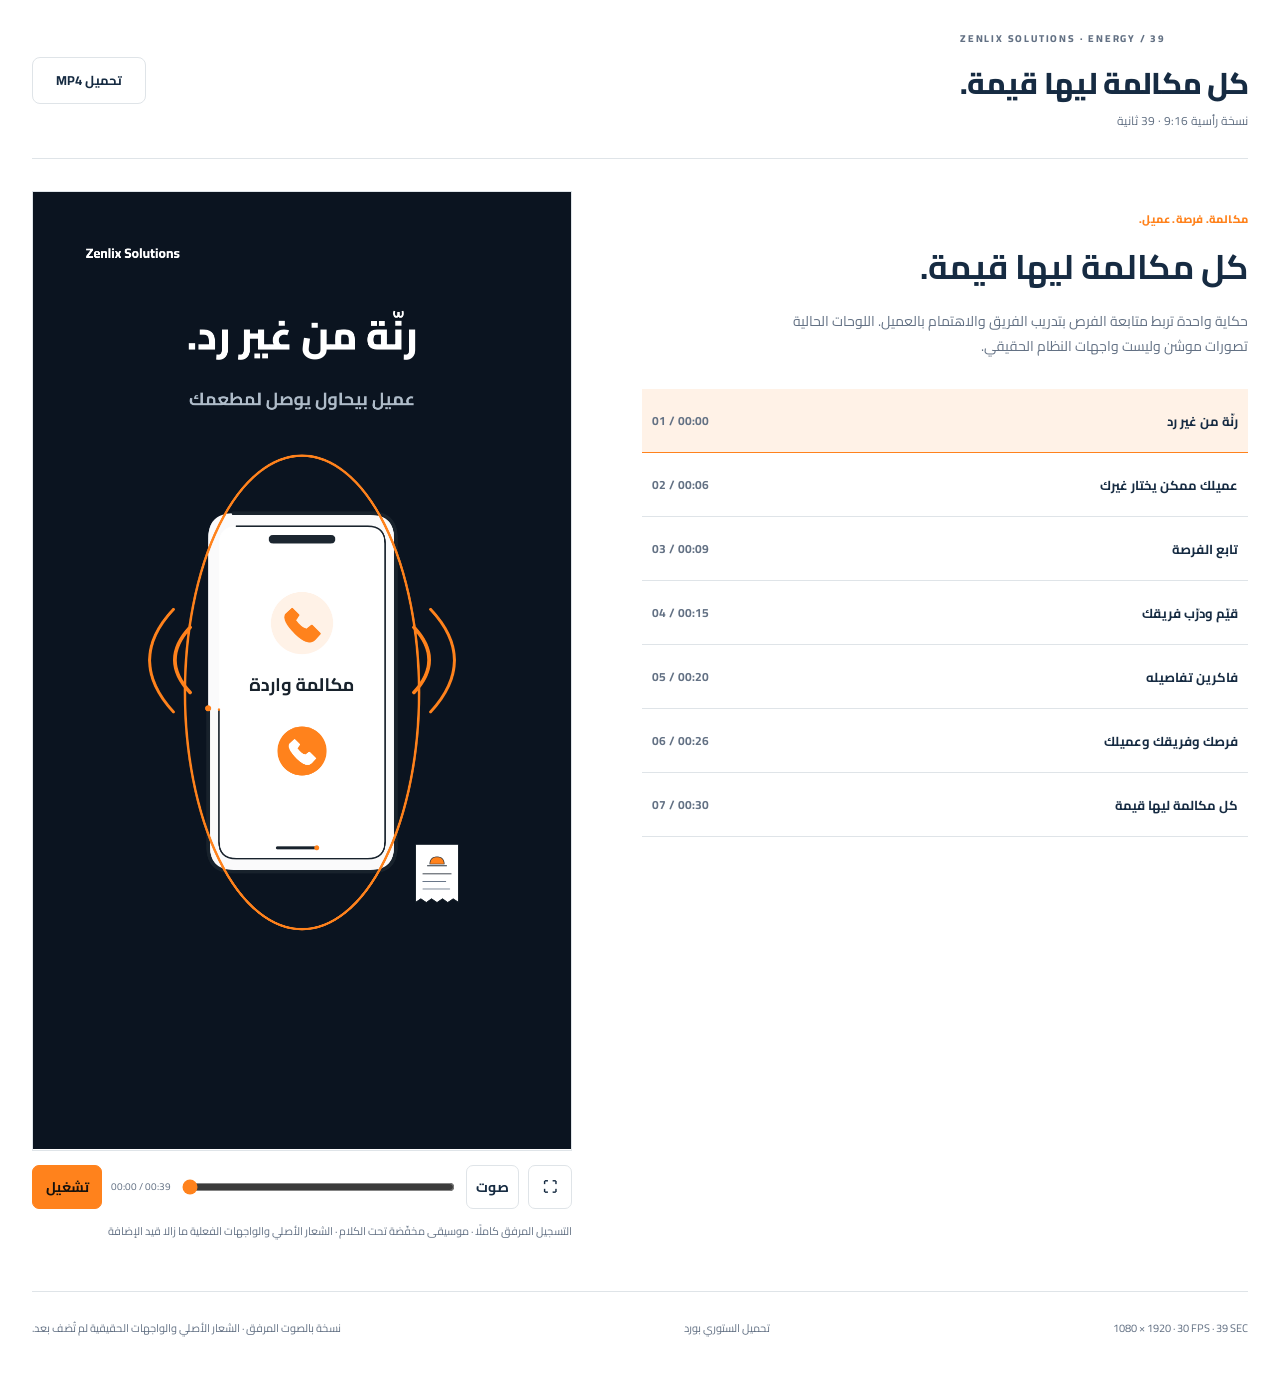
<file: Zenlix/energy39-voiced/index.html>
<!doctype html><html lang="ar" dir="rtl"><head><meta charset="utf-8"><meta name="viewport" content="width=device-width,initial-scale=1"><link rel="icon" href="data:,"><meta name="theme-color" content="#ffffff"><title>Zenlix — Energy 39</title><link rel="stylesheet" href="../styles.css"><link rel="stylesheet" href="../energy39/player.css"></head>
<body><main><header class="page-header"><div><p class="eyebrow" dir="ltr">ZENLIX SOLUTIONS · ENERGY / 39</p><h1>كل مكالمة ليها قيمة.</h1><p>نسخة رأسية 9:16 · 39 ثانية</p></div><a class="download" href="exports/zenlix-energy39-with-voice.mp4" download>تحميل MP4</a></header>
<div class="review"><section aria-label="معاينة إعلان زِنليكس"><div class="screen" id="screen"><canvas id="canvas" width="1080" height="1920" tabindex="0" role="img" aria-label="إعلان مرسوم عن المكالمات الفائتة وتطوير الفريق وسجل شكاوى العملاء"></canvas><p class="loading" id="loading" role="status">جارٍ رسم المشاهد…</p></div>
<div class="transport" dir="ltr"><button class="primary" id="play" disabled aria-label="تشغيل الإعلان">تشغيل</button><output id="time">00:00 / 00:39</output><input id="seek" type="range" min="0" max="39" step="0.01" value="0" aria-label="التنقل في الفيديو"><button id="sound" aria-pressed="false" aria-label="كتم الصوت">صوت</button><button id="fullscreen" aria-label="ملء الشاشة">⛶</button></div><p id="status" class="status" role="status">التسجيل المرفق كاملًا · موسيقى مخفّضة تحت الكلام · الشعار الأصلي والواجهات الفعلية ما زالا قيد الإضافة</p></section>
<aside><p class="eyebrow">مكالمة. فرصة. عميل.</p><h2>كل مكالمة ليها قيمة.</h2><p class="intro">حكاية واحدة تربط متابعة الفرص بتدريب الفريق والاهتمام بالعميل. اللوحات الحالية تصورات موشن وليست واجهات النظام الحقيقي.</p><nav id="chapters" class="chapters" aria-label="مشاهد الإعلان"></nav><details hidden><summary>النص المرجعي السابق</summary><p class="draft-note">النص المرجعي قبل التسجيل؛ النسخة المعدّلة تستخدم الملف الصوتي المرفق.</p><div id="script" class="script"></div><a href="../energy39/exports/narration-proposed-ar.txt" download>تحميل مسودة النص</a></details></aside></div>
<footer><span dir="ltr">1080 × 1920 · 30 FPS · 39 SEC</span><a href="exports/storyboard.png" download>تحميل الستوري بورد</a><span>نسخة بالصوت المرفق · الشعار الأصلي والواجهات الحقيقية لم تُضف بعد.</span></footer></main><audio id="audio" src="assets/final-mix.m4a" preload="auto"></audio><script src="../energy39/film.js"></script><script src="player.js"></script></body></html>
</file>
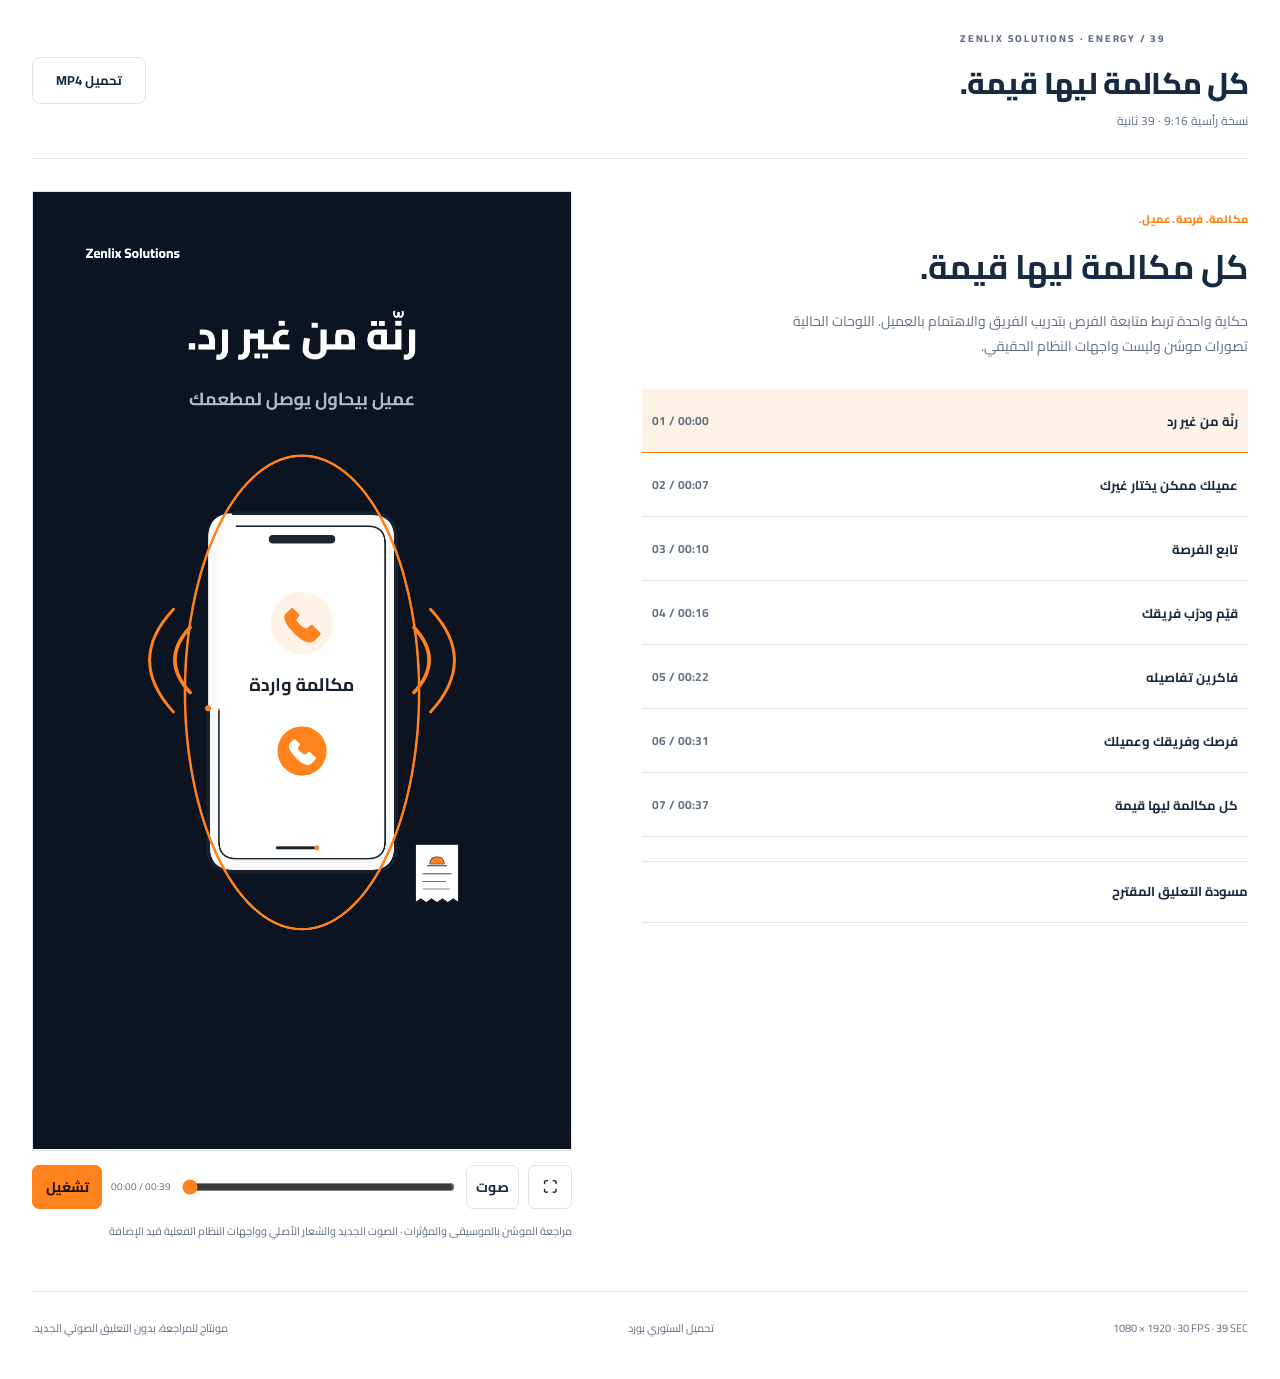
<file: Zenlix/energy39/index.html>
<!doctype html><html lang="ar" dir="rtl"><head><meta charset="utf-8"><meta name="viewport" content="width=device-width,initial-scale=1"><link rel="icon" href="data:,"><meta name="theme-color" content="#ffffff"><title>Zenlix — Energy 39</title><link rel="stylesheet" href="../styles.css"><link rel="stylesheet" href="player.css"></head>
<body><main><header class="page-header"><div><p class="eyebrow" dir="ltr">ZENLIX SOLUTIONS · ENERGY / 39</p><h1>كل مكالمة ليها قيمة.</h1><p>نسخة رأسية 9:16 · 39 ثانية</p></div><a class="download" href="exports/zenlix-energy39-preview.mp4" download>تحميل MP4</a></header>
<div class="review"><section aria-label="معاينة إعلان زِنليكس"><div class="screen" id="screen"><canvas id="canvas" width="1080" height="1920" tabindex="0" role="img" aria-label="إعلان مرسوم عن المكالمات الفائتة وتطوير الفريق وسجل شكاوى العملاء"></canvas><p class="loading" id="loading" role="status">جارٍ رسم المشاهد…</p></div>
<div class="transport" dir="ltr"><button class="primary" id="play" disabled aria-label="تشغيل الإعلان">تشغيل</button><output id="time">00:00 / 00:39</output><input id="seek" type="range" min="0" max="39" step="0.01" value="0" aria-label="التنقل في الفيديو"><button id="sound" aria-pressed="false" aria-label="كتم الموسيقى">صوت</button><button id="fullscreen" aria-label="ملء الشاشة">⛶</button></div><p id="status" class="status" role="status">مراجعة الموشن بالموسيقى والمؤثرات · الصوت الجديد والشعار الأصلي وواجهات النظام الفعلية قيد الإضافة</p></section>
<aside><p class="eyebrow">مكالمة. فرصة. عميل.</p><h2>كل مكالمة ليها قيمة.</h2><p class="intro">حكاية واحدة تربط متابعة الفرص بتدريب الفريق والاهتمام بالعميل. اللوحات الحالية تصورات موشن وليست واجهات النظام الحقيقي.</p><nav id="chapters" class="chapters" aria-label="مشاهد الإعلان"></nav><details><summary>مسودة التعليق المقترح</summary><p class="draft-note">نص مقترح للمشاهد الجديدة؛ لم يُسجَّل بعد.</p><div id="script" class="script"></div><a href="exports/narration-proposed-ar.txt" download>تحميل مسودة النص</a></details></aside></div>
<footer><span dir="ltr">1080 × 1920 · 30 FPS · 39 SEC</span><a href="exports/storyboard.png" download>تحميل الستوري بورد</a><span>مونتاج للمراجعة، بدون التعليق الصوتي الجديد.</span></footer></main><audio id="audio" src="assets/score.m4a" preload="auto"></audio><script src="film.js"></script><script src="player.js"></script></body></html>
</file>
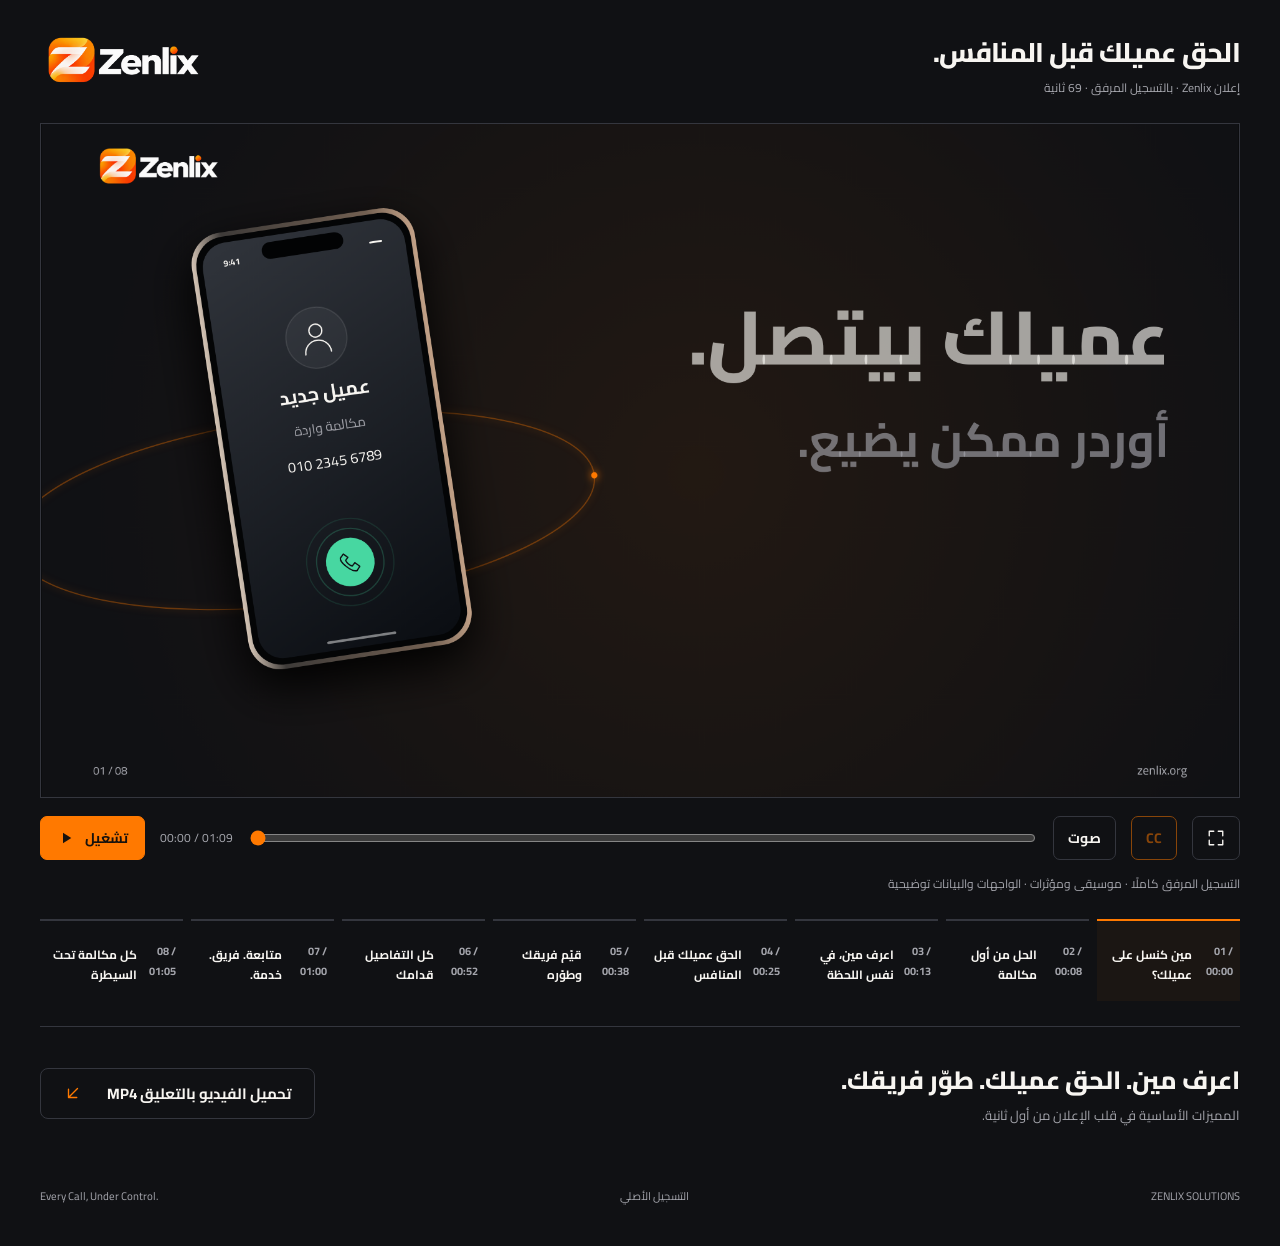
<file: Zenlix/final/index.html>
<!doctype html>
<html lang="ar" dir="rtl">
<head>
  <meta charset="utf-8"><meta name="viewport" content="width=device-width,initial-scale=1">
  <title>Zenlix — الحق عميلك قبل المنافس</title>
  <meta name="theme-color" content="#101114"><link rel="icon" href="../assets/zenlix-logo.png">
  <link rel="stylesheet" href="../styles.css"><link rel="stylesheet" href="../v2/player.css">
</head>
<body><main>
  <header class="page-header"><a class="brand" href="#film" aria-label="Zenlix"><img src="../assets/zenlix-logo.png" width="217" height="73" alt="Zenlix"></a><div><h1>الحق عميلك قبل المنافس.</h1><p>إعلان Zenlix · بالتسجيل المرفق · 69 ثانية</p></div></header>
  <section id="film" aria-label="إعلان Zenlix الجديد"><div id="screen" class="screen"><canvas id="canvas" width="1920" height="1080" tabindex="0" role="img" aria-label="إعلان عن متابعة المكالمات الملغاة واسترجاع العملاء وتقييم الفريق. التشغيل والتنقل متاحان أسفل الشاشة."></canvas><p id="loading" class="loading" role="status">جارٍ تجهيز المشاهد…</p></div>
    <div class="transport" dir="ltr"><button id="play" class="primary" aria-label="تشغيل الإعلان"><span aria-hidden="true">▶</span><span>تشغيل</span></button><output id="time" for="seek">00:00 / 01:09</output><input id="seek" type="range" min="0" max="69.12" step="0.01" value="0" aria-label="موضع تشغيل الإعلان بالثواني"><button id="sound" aria-pressed="false" aria-label="كتم الصوت">صوت</button><button id="captions" hidden disabled aria-pressed="true" aria-label="إخفاء نص التعليق">CC</button><button id="fullscreen" aria-label="ملء الشاشة"><svg viewBox="0 0 24 24" aria-hidden="true"><path d="M9 3H3v6m12-6h6v6M3 15v6h6m6 0h6v-6"/></svg></button></div>
    <p id="status" class="status" role="status">التسجيل المرفق كاملًا · الواجهات والبيانات توضيحية</p>
  </section>
  <nav class="chapters" id="chapters" aria-label="مشاهد الإعلان"></nav>
  <section class="delivery"><div><h2>اعرف مين. الحق عميلك. طوّر فريقك.</h2><p>المميزات الأساسية في قلب الإعلان من أول ثانية.</p></div><a id="download" class="download" href="exports/zenlix-final.mp4" download>تحميل الفيديو بالصوت MP4<svg viewBox="0 0 24 24" aria-hidden="true"><path d="M18 6 6 18M6 7v11h11"/></svg></a></section>
  <details hidden><summary>النص المرجعي</summary><div id="script" class="script"></div></details>
  <footer><span>ZENLIX SOLUTIONS</span><div><a href="assets/narration-upload.mp3" download>التسجيل الأصلي</a></div><span dir="ltr">Every Call, Under Control.</span></footer>
</main><audio id="audio" preload="auto"></audio><script src="film.js"></script><script src="player.js"></script></body></html>
</file>
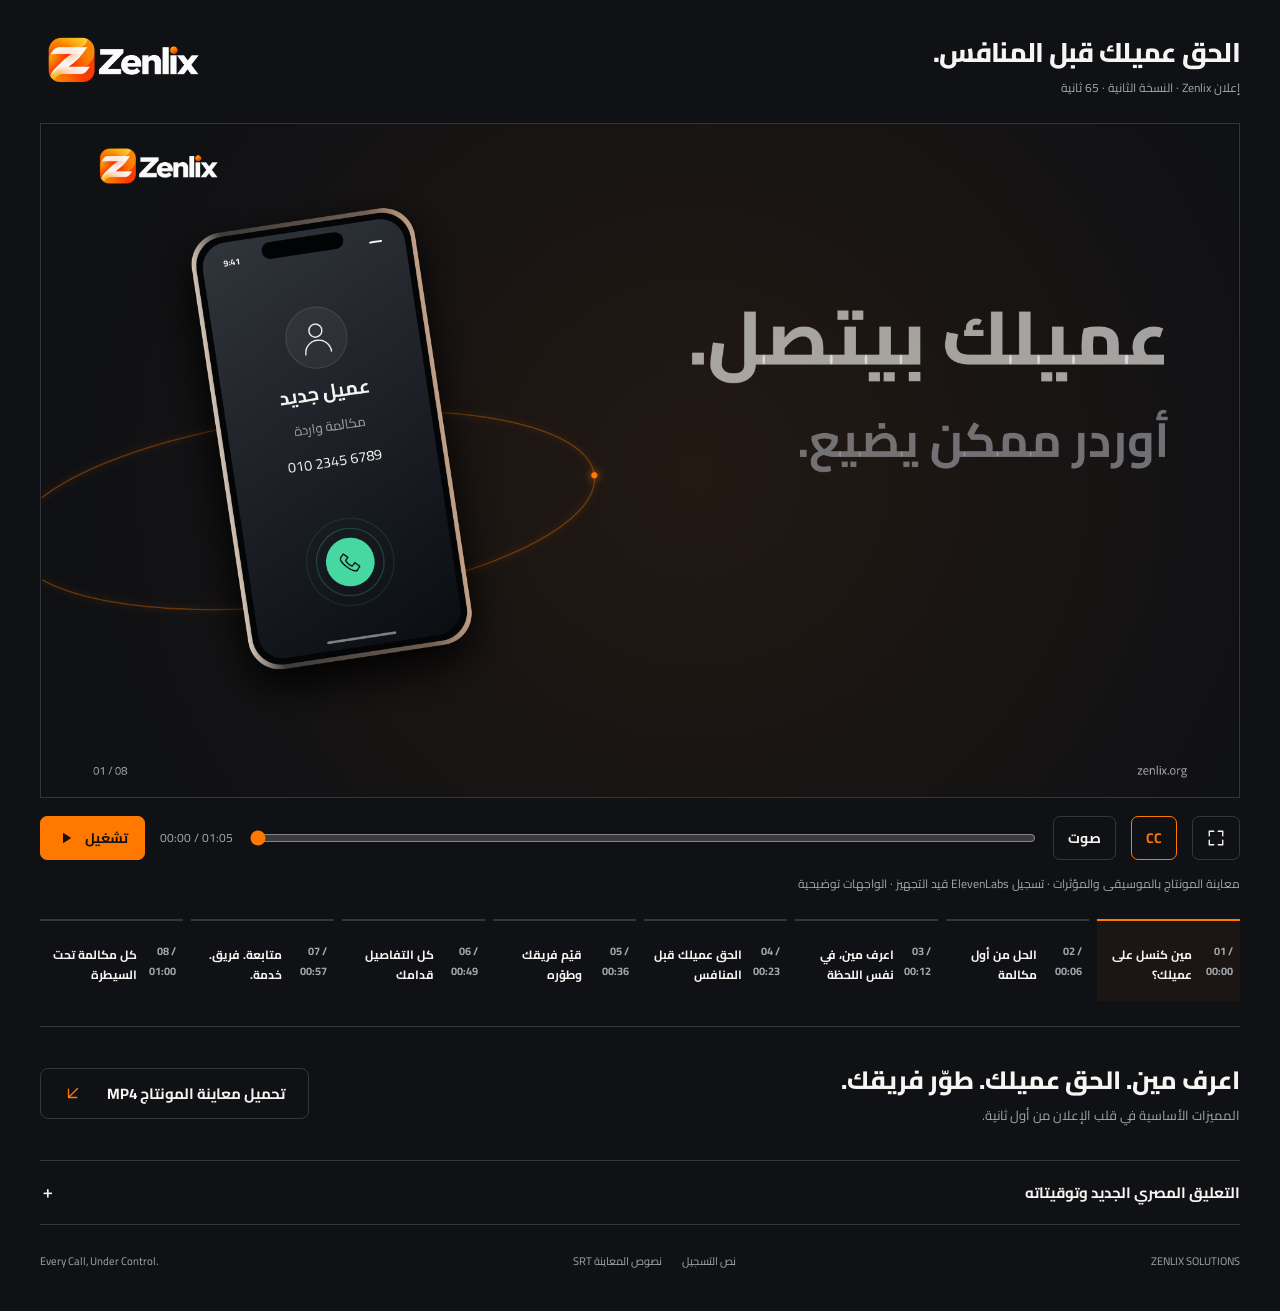
<file: Zenlix/v2/index.html>
<!doctype html>
<html lang="ar" dir="rtl">
<head>
  <meta charset="utf-8"><meta name="viewport" content="width=device-width,initial-scale=1">
  <title>Zenlix — الحق عميلك قبل المنافس</title>
  <meta name="theme-color" content="#101114"><link rel="icon" href="../assets/zenlix-logo.png">
  <link rel="stylesheet" href="../styles.css"><link rel="stylesheet" href="player.css">
</head>
<body><main>
  <header class="page-header"><a class="brand" href="#film" aria-label="Zenlix"><img src="../assets/zenlix-logo.png" width="217" height="73" alt="Zenlix"></a><div><h1>الحق عميلك قبل المنافس.</h1><p>إعلان Zenlix · النسخة الثانية · 65 ثانية</p></div></header>
  <section id="film" aria-label="إعلان Zenlix الجديد"><div id="screen" class="screen"><canvas id="canvas" width="1920" height="1080" tabindex="0" role="img" aria-label="إعلان عن متابعة المكالمات الملغاة واسترجاع العملاء وتقييم الفريق. التشغيل والتنقل متاحان أسفل الشاشة."></canvas><p id="loading" class="loading" role="status">جارٍ تجهيز المشاهد…</p></div>
    <div class="transport" dir="ltr"><button id="play" class="primary" aria-label="تشغيل الإعلان"><span aria-hidden="true">▶</span><span>تشغيل</span></button><output id="time" for="seek">00:00 / 01:05</output><input id="seek" type="range" min="0" max="65" step="0.01" value="0" aria-label="موضع تشغيل الإعلان بالثواني"><button id="sound" aria-pressed="false" aria-label="كتم الصوت">صوت</button><button id="captions" aria-pressed="true" aria-label="إخفاء نص التعليق">CC</button><button id="fullscreen" aria-label="ملء الشاشة"><svg viewBox="0 0 24 24" aria-hidden="true"><path d="M9 3H3v6m12-6h6v6M3 15v6h6m6 0h6v-6"/></svg></button></div>
    <p id="status" class="status" role="status">معاينة المونتاج بالموسيقى والمؤثرات · تسجيل ElevenLabs قيد التجهيز · الواجهات توضيحية</p>
  </section>
  <nav class="chapters" id="chapters" aria-label="مشاهد الإعلان"></nav>
  <section class="delivery"><div><h2>اعرف مين. الحق عميلك. طوّر فريقك.</h2><p>المميزات الأساسية في قلب الإعلان من أول ثانية.</p></div><a id="download" class="download" href="exports/zenlix-v2-visual-preview.mp4" download>تحميل معاينة المونتاج MP4<svg viewBox="0 0 24 24" aria-hidden="true"><path d="M18 6 6 18M6 7v11h11"/></svg></a></section>
  <details><summary>التعليق المصري الجديد وتوقيتاته <span aria-hidden="true">＋</span></summary><div id="script" class="script"></div></details>
  <footer><span>ZENLIX SOLUTIONS</span><div><a href="exports/narration-ar-v2.txt" download>نص التسجيل</a><a href="exports/zenlix-v2-ar-draft.srt" download>نصوص المعاينة SRT</a></div><span dir="ltr">Every Call, Under Control.</span></footer>
</main><audio id="audio" preload="auto"></audio><script src="film.js"></script><script src="player.js"></script></body></html>
</file>
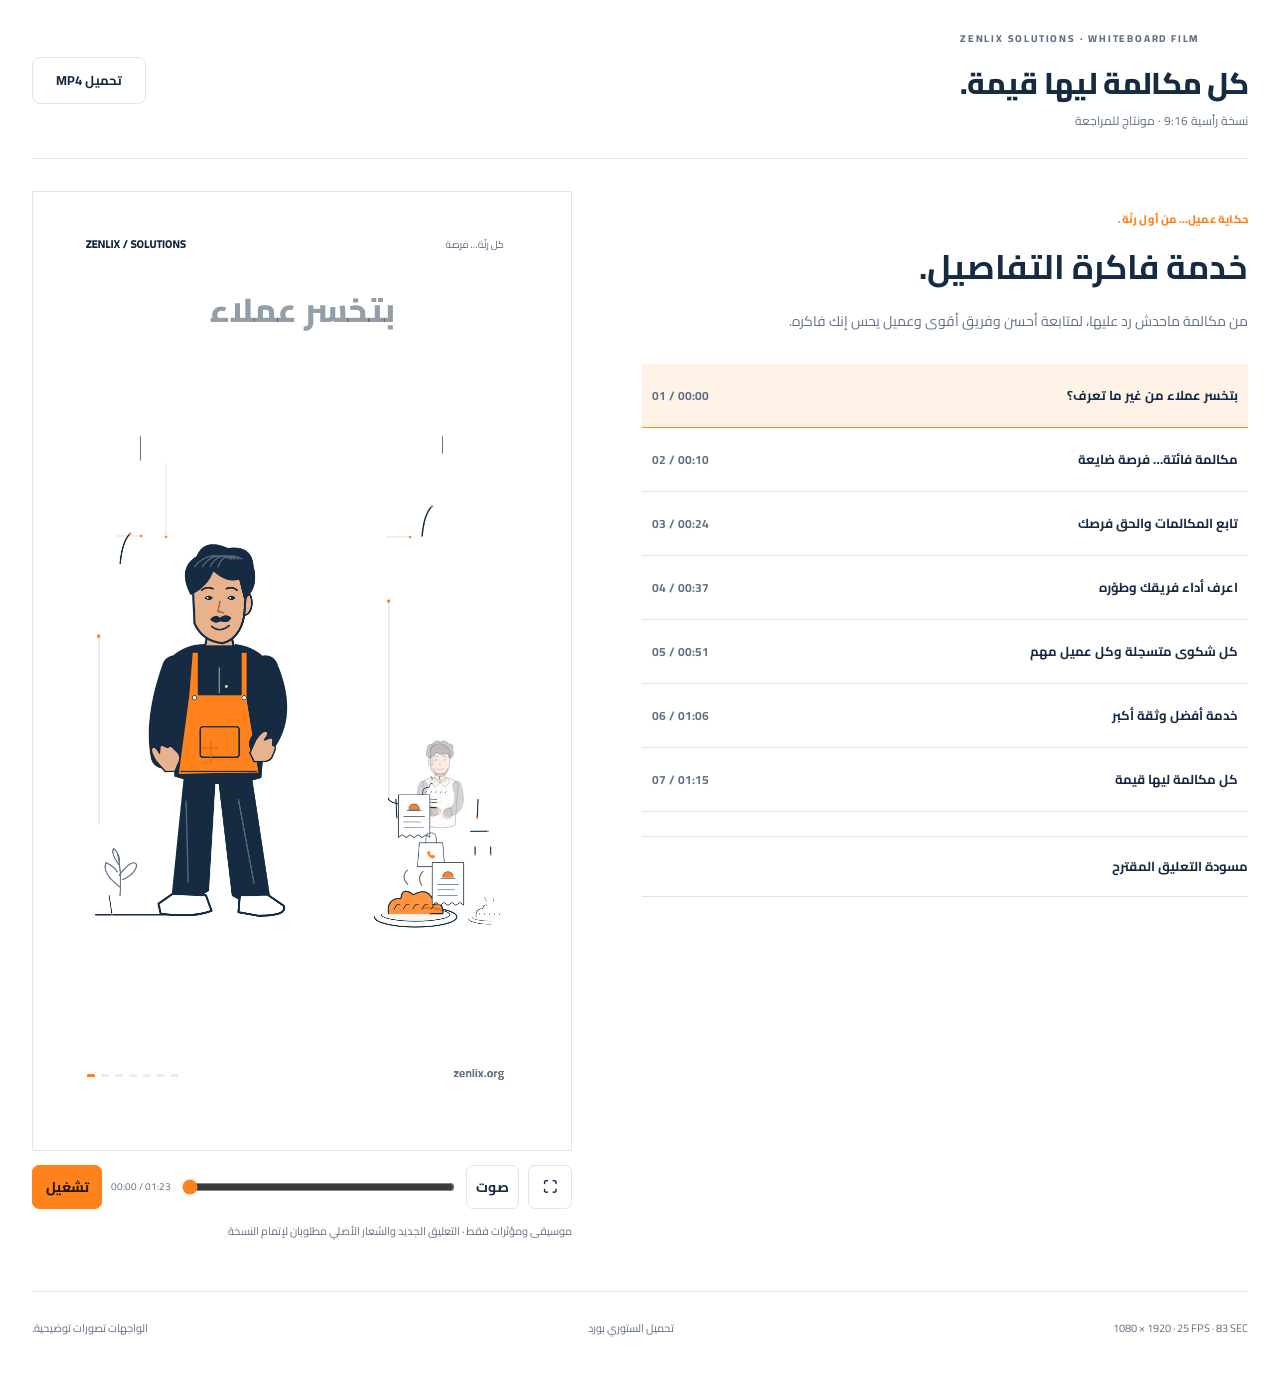
<file: Zenlix/whiteboard/index.html>
<!doctype html><html lang="ar" dir="rtl"><head><meta charset="utf-8"><meta name="viewport" content="width=device-width,initial-scale=1"><link rel="icon" href="data:,"><meta name="theme-color" content="#ffffff"><title>Zenlix — كل مكالمة ليها قيمة</title><link rel="stylesheet" href="../styles.css"><link rel="stylesheet" href="player.css"></head>
<body><main><header class="page-header"><div><p class="eyebrow" dir="ltr">ZENLIX SOLUTIONS · WHITEBOARD FILM</p><h1>كل مكالمة ليها قيمة.</h1><p>نسخة رأسية 9:16 · مونتاج للمراجعة</p></div><a class="download" href="exports/zenlix-whiteboard-preview.mp4" download>تحميل MP4</a></header>
<div class="review"><section aria-label="معاينة إعلان زِنليكس"><div class="screen" id="screen"><canvas id="canvas" width="1080" height="1920" tabindex="0" role="img" aria-label="إعلان مرسوم عن المكالمات الفائتة وتطوير الفريق وسجل شكاوى العملاء"></canvas><p class="loading" id="loading" role="status">جارٍ رسم المشاهد…</p></div>
<div class="transport" dir="ltr"><button class="primary" id="play" disabled aria-label="تشغيل الإعلان">تشغيل</button><output id="time">00:00 / 01:23</output><input id="seek" type="range" min="0" max="83" step="0.01" value="0" aria-label="التنقل في الفيديو"><button id="sound" aria-pressed="false" aria-label="كتم الموسيقى">صوت</button><button id="fullscreen" aria-label="ملء الشاشة">⛶</button></div><p id="status" class="status" role="status">موسيقى ومؤثرات فقط · التعليق الجديد والشعار الأصلي مطلوبان لإتمام النسخة</p></section>
<aside><p class="eyebrow">حكاية عميل… من أول رنّة.</p><h2>خدمة فاكرة التفاصيل.</h2><p class="intro">من مكالمة ماحدش رد عليها، لمتابعة أحسن وفريق أقوى وعميل يحس إنك فاكره.</p><nav id="chapters" class="chapters" aria-label="مشاهد الإعلان"></nav><details><summary>مسودة التعليق المقترح</summary><p class="draft-note">نص مقترح للمشاهد الجديدة؛ لم يُسجَّل بعد.</p><div id="script" class="script"></div><a href="exports/narration-proposed-ar.txt" download>تحميل مسودة النص</a></details></aside></div>
<footer><span dir="ltr">1080 × 1920 · 25 FPS · 83 SEC</span><a href="exports/storyboard.png" download>تحميل الستوري بورد</a><span>الواجهات تصورات توضيحية.</span></footer></main><audio id="audio" src="assets/score.m4a" preload="auto"></audio><script src="film.js"></script><script src="player.js"></script></body></html>
</file>
<file: Zenlix/styles.css>
@font-face{font-family:Cairo;src:url('assets/cairo-arabic-400-normal.woff2') format('woff2');font-weight:400;font-display:block;unicode-range:U+0600-06FF,U+0750-077F,U+08A0-08FF,U+FB50-FDFF,U+FE70-FEFF}
@font-face{font-family:Cairo;src:url('assets/cairo-arabic-700-normal.woff2') format('woff2');font-weight:700;font-display:block;unicode-range:U+0600-06FF,U+0750-077F,U+08A0-08FF,U+FB50-FDFF,U+FE70-FEFF}
@font-face{font-family:Cairo;src:url('assets/cairo-arabic-800-normal.woff2') format('woff2');font-weight:800;font-display:block;unicode-range:U+0600-06FF,U+0750-077F,U+08A0-08FF,U+FB50-FDFF,U+FE70-FEFF}
@font-face{font-family:Cairo;src:url('assets/cairo-latin-400-normal.woff2') format('woff2');font-weight:400;font-display:block}
@font-face{font-family:Cairo;src:url('assets/cairo-latin-700-normal.woff2') format('woff2');font-weight:700;font-display:block}
@font-face{font-family:Cairo;src:url('assets/cairo-latin-800-normal.woff2') format('woff2');font-weight:800;font-display:block}
:root{--background:#101114;--surface:#1c1e23;--ink:#f7f5f1;--muted:#a5a6ad;--line:#34363e;--orange:#ff7900;--red:#ff5265;--green:#47d7a1;--scroll-thumb:#64656c;--scroll-track:#1c1e23;color-scheme:dark;scrollbar-color:var(--scroll-thumb) var(--scroll-track);scrollbar-width:thin}
*{box-sizing:border-box}body{margin:0;background:var(--background);color:var(--ink);font:400 15px/1.8 Cairo,sans-serif}main{width:min(1440px,calc(100% - 80px));margin:auto}button,a,input,summary{-webkit-tap-highlight-color:transparent}button,a,summary{touch-action:manipulation}button,summary{cursor:pointer}a{color:inherit;text-decoration:none}button{font:700 14px Cairo,sans-serif;color:var(--ink);border:1px solid var(--line);background:transparent;border-radius:7px;min-width:44px;min-height:44px;padding:6px 14px;transition:background .15s,border-color .15s}button:hover,a.download:hover{background:#34363e;border-color:#777}button:active{transform:translateY(1px)}button:disabled{opacity:.5;cursor:wait}button:focus-visible,a:focus-visible,summary:focus-visible,canvas:focus-visible,input:focus-visible{outline:3px solid var(--orange);outline-offset:4px}button[aria-pressed=true]{border-color:var(--orange);color:var(--orange)}.page-header{display:flex;align-items:center;justify-content:space-between;padding:28px 0 25px;gap:24px}.brand{direction:ltr;order:2}.brand img{width:165px;height:55px;object-fit:contain}.page-header h1{font-size:24px;letter-spacing:-.7px;margin:0;font-weight:800}.page-header p{color:var(--muted);font-size:12px;margin:0}.screen{position:relative;background:#0b0c0e;aspect-ratio:16/9;border:1px solid #34363e;overflow:hidden}canvas{display:block;width:100%;height:100%;object-fit:contain}.loading{position:absolute;inset:0;display:grid;place-items:center;margin:0;background:var(--background);color:var(--muted)}.loading[hidden]{display:none}.transport{display:flex;align-items:center;gap:15px;padding:18px 0 8px}.transport .primary{background:var(--orange);color:#17120d;border-color:var(--orange);min-width:105px}.transport .primary:hover{background:#ffa450}.transport output{font-size:12px;color:var(--muted);white-space:nowrap;font-variant-numeric:tabular-nums}.transport input{flex:1;min-width:50px;accent-color:var(--orange);height:28px;cursor:pointer}.status{font-size:12px;color:var(--muted);margin:5px 0 22px}.chapters{display:grid;grid-template-columns:repeat(8,1fr);gap:8px;border-bottom:1px solid var(--line);padding-bottom:25px}.chapter{padding:11px 7px;text-align:right;border-radius:0;border:0;border-top:2px solid var(--line);min-height:82px;position:relative}.chapter[aria-current=true]{border-top-color:var(--orange);background:#ff79000c}.chapter span{font-size:11px;color:var(--muted);display:block;direction:ltr;text-align:right}.chapter strong{font-weight:700;font-size:12px;display:block;margin-top:8px}.delivery{display:flex;align-items:center;justify-content:space-between;gap:25px;padding:30px 0}.delivery h2{font-size:25px;margin:0;font-weight:800}.delivery p{margin:2px 0;color:var(--muted);font-size:13px}.download{border:1px solid var(--line);padding:11px 23px;font-weight:700;border-radius:8px;white-space:nowrap}.download span{margin-right:20px;color:var(--orange)}details{border-block:1px solid var(--line)}summary{list-style:none;padding:18px 0;display:flex;justify-content:space-between;font-weight:700}summary::-webkit-details-marker{display:none}.script{display:grid;grid-template-columns:1fr 1fr;gap:20px 45px;padding:10px 0 25px}.script section{border-right:2px solid var(--line);padding-right:17px}.script h3{font-size:13px;margin:0;color:var(--orange)}.script p{font-size:13px;color:var(--muted);margin:5px 0}footer{display:flex;align-items:center;justify-content:space-between;gap:16px;padding:27px 0 40px;font-size:11px;color:var(--muted)}footer div{display:flex;gap:20px}footer a:hover{color:var(--orange)}.screen:fullscreen{display:flex;align-items:center;justify-content:center;aspect-ratio:auto;border:0;background:#000}.screen:fullscreen canvas{max-width:100%;max-height:100%;width:100%;height:100%;object-fit:contain}::-webkit-scrollbar{width:9px;height:9px}::-webkit-scrollbar-track{background:var(--scroll-track)}::-webkit-scrollbar-thumb{background:var(--scroll-thumb);border:2px solid var(--scroll-track);border-radius:8px}::-webkit-scrollbar-thumb:hover{background:#909199}
@media(max-width:800px){main{width:calc(100% - 32px)}.page-header{padding:20px 0;gap:12px}.page-header h1{font-size:18px}.brand img{width:110px;height:40px}.page-header p{font-size:10px}.transport{gap:7px;flex-wrap:wrap}.transport .primary{min-width:84px}.transport output{font-size:10px}.transport input{order:5;flex-basis:100%;width:100%}.chapters{grid-template-columns:repeat(4,1fr)}.chapter{min-height:74px}.status{font-size:10px}.delivery{align-items:flex-start;flex-direction:column;padding:25px 0}.delivery h2{font-size:22px}.script{grid-template-columns:1fr}footer{flex-wrap:wrap;gap:15px}footer>span:last-child{width:100%}}
@media(prefers-reduced-motion:reduce){*{scroll-behavior:auto!important;transition:none!important}}
@media(forced-colors:active){:root{scrollbar-color:auto}button,a.download{border:1px solid ButtonText}}

button,.download{display:inline-flex;align-items:center;justify-content:center;gap:7px}button svg,.download svg{width:18px;height:18px;fill:none;stroke:currentColor;stroke-width:1.8;stroke-linecap:round;stroke-linejoin:round;flex-shrink:0}.download svg{color:var(--orange);margin-right:18px}
</file>
<file: Zenlix/energy39/player.css>
:root{--background:#fff;--surface:#f5f6f7;--ink:#162b42;--muted:#637184;--line:#dfe4e8;--orange:#ff821c;color-scheme:light;--scroll-track:#f4f6f7;--scroll-thumb:#a7b2bd}body{background:#fff}main{width:min(1280px,calc(100% - 64px))}.page-header{padding:30px 0 26px;border-bottom:1px solid var(--line);margin-bottom:32px}.page-header h1{font-size:30px}.page-header .eyebrow{font-size:10px;letter-spacing:1.8px;color:var(--muted);margin-bottom:8px}.download{font-size:13px}.review{display:grid;grid-template-columns:minmax(300px,540px) minmax(280px,1fr);gap:70px;direction:ltr;align-items:start}.review>section,.review>aside{direction:rtl}.screen{aspect-ratio:9/16;background:white;border-color:#dfe4e8}.screen canvas{width:100%;height:100%}.review>aside{position:sticky;top:30px;padding-top:8px}.eyebrow{font-size:11px;color:var(--orange);font-weight:800;letter-spacing:.2px}h2{font-size:34px;line-height:1.6;margin:10px 0}.intro{color:var(--muted);font-size:14px;max-width:460px;margin-bottom:30px}.chapters{display:grid;grid-template-columns:1fr;gap:0;border:0;margin-bottom:24px;padding:0}.chapter{display:grid;grid-template-columns:72px 1fr;direction:ltr;min-height:64px;border:0;border-bottom:1px solid var(--line);padding:12px 10px;align-items:center}.chapter span{font-size:12px;text-align:left}.chapter strong{text-align:right;font-size:13px;direction:rtl;margin:0}.chapter[aria-current=true]{background:#fff2e7;border-bottom-color:#ff821c}.chapter:hover{background:#f5f6f7}.transport{gap:9px;padding-top:14px}.transport button{padding:4px 9px;min-width:44px}.transport .primary{min-width:70px}.transport output{font-size:10px}.transport input{height:28px}.transport button:hover,.download:hover{background:#f0f2f5;color:#162b42}.transport .primary:hover{background:#ffa052}details summary{font-size:13px}.draft-note{font-size:12px;color:var(--muted)}.script{grid-template-columns:1fr;gap:16px}.script h3{color:var(--ink)}.script section{border-right-color:#ff821c}.script p{line-height:1.95}details>a{display:inline-block;margin:0 0 20px;color:var(--ink);font-size:13px;text-decoration:underline;text-underline-offset:5px}.status{font-size:11px;line-height:1.8}footer{margin-top:28px;border-top:1px solid var(--line);font-size:11px}.loading{background:white;color:#162b42}[hidden]{display:none!important}button:disabled{cursor:default}.screen:fullscreen{background:white}.screen:fullscreen canvas{object-fit:contain}
@media(max-width:950px){.review{gap:30px;grid-template-columns:minmax(280px,1fr) minmax(250px,.9fr)}main{width:calc(100% - 40px)}h2{font-size:28px}.page-header h1{font-size:24px}.transport{flex-wrap:wrap}.transport input{order:5;flex-basis:100%}}@media(max-width:660px){main{width:calc(100% - 32px)}.page-header{margin-bottom:22px;padding:20px 0}.page-header h1{font-size:22px}.page-header .eyebrow{font-size:8px;letter-spacing:1px}.page-header>.download{padding:9px 12px;font-size:11px}.review{display:block}.review>aside{position:static;margin-top:24px}h2{font-size:30px}.transport{flex-wrap:nowrap;gap:7px}.transport input{order:0;flex-basis:auto;min-width:35px}.transport output{font-size:9px}.transport button{padding:4px 7px}.transport .primary{min-width:64px}.status{font-size:10px}.chapter{min-height:62px}footer{display:flex;gap:16px;font-size:10px}}
</file>
<file: Zenlix/v2/player.css>
.page-header h1{font-size:27px}.status{min-height:24px}.delivery h2{font-size:25px}.chapter strong{line-height:1.7}.primary{gap:10px}.download{white-space:normal;text-align:center}.screen{isolation:isolate}
@media(max-width:800px){.page-header h1{font-size:19px}.delivery h2{font-size:21px}.transport{column-gap:6px}.transport .primary{min-width:78px;padding-inline:8px}.transport output{min-width:0;width:70px;flex-shrink:0}.transport button{padding-inline:8px;min-width:38px}.transport #sound{min-width:52px}}
@media(max-width:600px){.chapters{grid-template-columns:repeat(2,1fr)}.chapter{min-height:82px}.chapter strong{font-size:12px}}
</file>
<file: Zenlix/whiteboard/player.css>
:root{--background:#fff;--surface:#f5f6f7;--ink:#162b42;--muted:#637184;--line:#dfe4e8;--orange:#ff821c;color-scheme:light;--scroll-track:#f4f6f7;--scroll-thumb:#a7b2bd}body{background:#fff}main{width:min(1280px,calc(100% - 64px))}.page-header{padding:30px 0 26px;border-bottom:1px solid var(--line);margin-bottom:32px}.page-header h1{font-size:30px}.page-header .eyebrow{font-size:10px;letter-spacing:1.8px;color:var(--muted);margin-bottom:8px}.download{font-size:13px}.review{display:grid;grid-template-columns:minmax(300px,540px) minmax(280px,1fr);gap:70px;direction:ltr;align-items:start}.review>section,.review>aside{direction:rtl}.screen{aspect-ratio:9/16;background:white;border-color:#dfe4e8}.screen canvas{width:100%;height:100%}.review>aside{position:sticky;top:30px;padding-top:8px}.eyebrow{font-size:11px;color:var(--orange);font-weight:800;letter-spacing:.2px}h2{font-size:34px;line-height:1.6;margin:10px 0}.intro{color:var(--muted);font-size:14px;max-width:460px;margin-bottom:30px}.chapters{display:grid;grid-template-columns:1fr;gap:0;border:0;margin-bottom:24px;padding:0}.chapter{display:grid;grid-template-columns:72px 1fr;direction:ltr;min-height:64px;border:0;border-bottom:1px solid var(--line);padding:12px 10px;align-items:center}.chapter span{font-size:12px;text-align:left}.chapter strong{text-align:right;font-size:13px;direction:rtl;margin:0}.chapter[aria-current=true]{background:#fff2e7;border-bottom-color:#ff821c}.chapter:hover{background:#f5f6f7}.transport{gap:9px;padding-top:14px}.transport button{padding:4px 9px;min-width:44px}.transport .primary{min-width:70px}.transport output{font-size:10px}.transport input{height:28px}.transport button:hover,.download:hover{background:#f0f2f5;color:#162b42}.transport .primary:hover{background:#ffa052}details summary{font-size:13px}.draft-note{font-size:12px;color:var(--muted)}.script{grid-template-columns:1fr;gap:16px}.script h3{color:var(--ink)}.script section{border-right-color:#ff821c}.script p{line-height:1.95}details>a{display:inline-block;margin:0 0 20px;color:var(--ink);font-size:13px;text-decoration:underline;text-underline-offset:5px}.status{font-size:11px;line-height:1.8}footer{margin-top:28px;border-top:1px solid var(--line);font-size:11px}.loading{background:white;color:#162b42}[hidden]{display:none!important}button:disabled{cursor:default}.screen:fullscreen{background:white}.screen:fullscreen canvas{object-fit:contain}
@media(max-width:950px){.review{gap:30px;grid-template-columns:minmax(280px,1fr) minmax(250px,.9fr)}main{width:calc(100% - 40px)}h2{font-size:28px}.page-header h1{font-size:24px}.transport{flex-wrap:wrap}.transport input{order:5;flex-basis:100%}}@media(max-width:660px){main{width:calc(100% - 32px)}.page-header{margin-bottom:22px;padding:20px 0}.page-header h1{font-size:22px}.page-header .eyebrow{font-size:8px;letter-spacing:1px}.page-header>.download{padding:9px 12px;font-size:11px}.review{display:block}.review>aside{position:static;margin-top:24px}h2{font-size:30px}.transport{flex-wrap:nowrap;gap:7px}.transport input{order:0;flex-basis:auto;min-width:35px}.transport output{font-size:9px}.transport button{padding:4px 7px}.transport .primary{min-width:64px}.status{font-size:10px}.chapter{min-height:62px}footer{display:flex;gap:16px;font-size:10px}}
</file>
